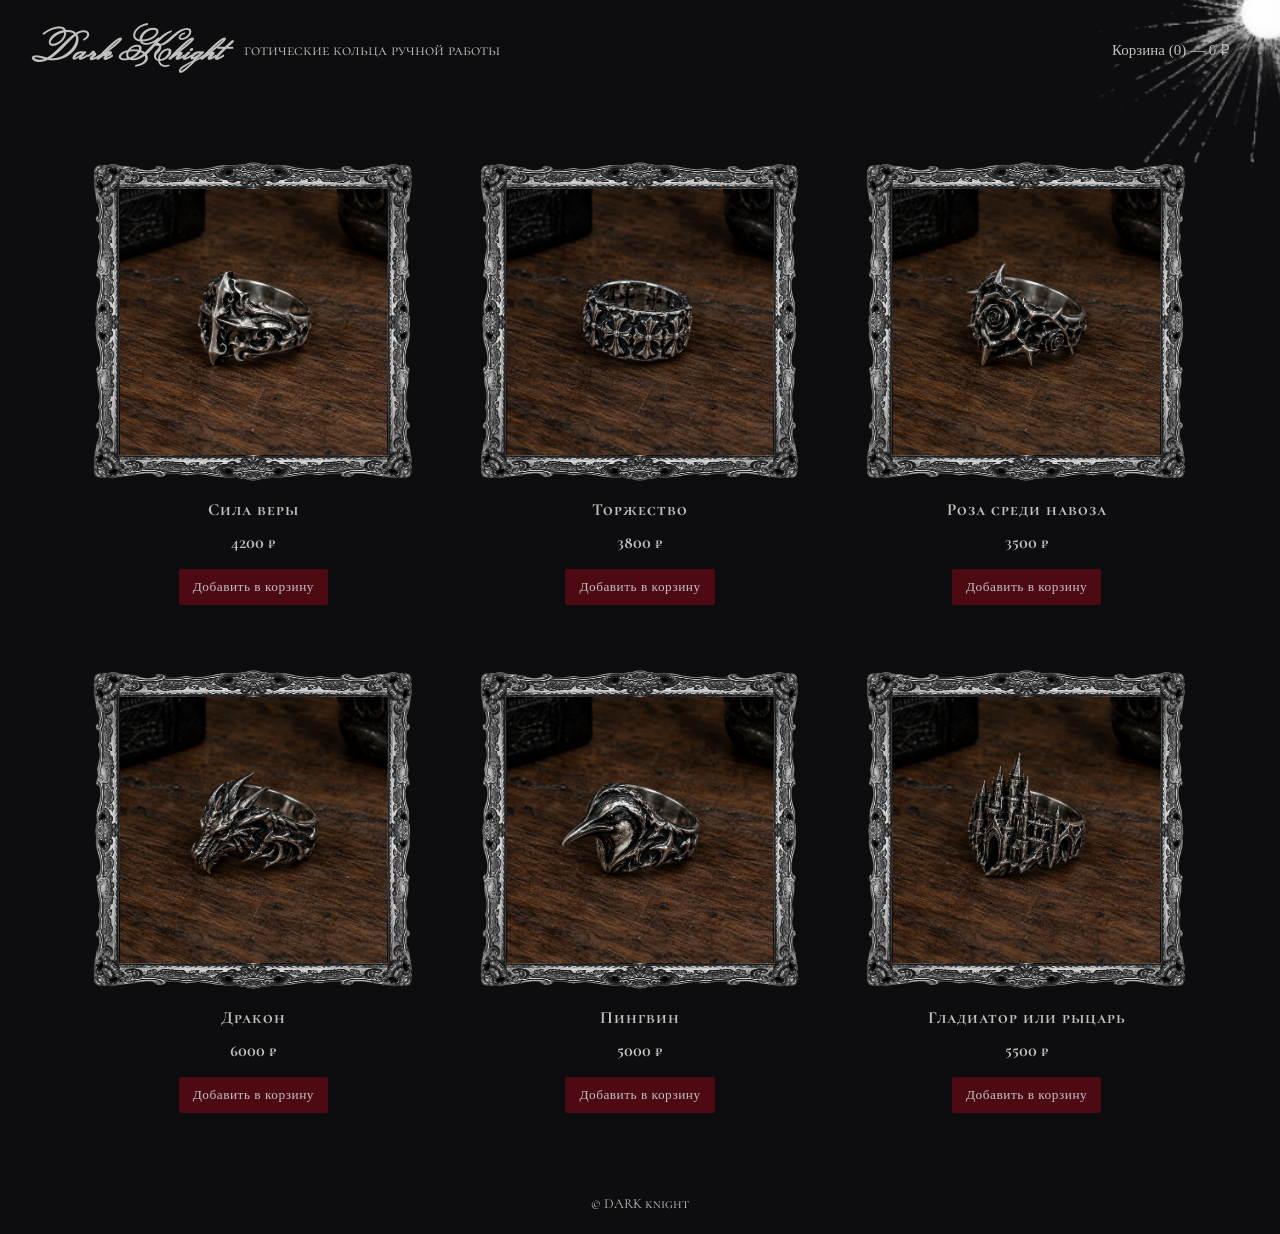
<file: lab1/index.html>
<!DOCTYPE html>
<html lang="ru">
<head>
  <meta charset="UTF-8">
  <meta name="viewport" content="width=device-width, initial-scale=1.0">
  <title>Dark Khight — готические кольца</title>
  <link rel="preconnect" href="https://fonts.googleapis.com">
  <link href="https://fonts.googleapis.com/css2?family=Cormorant+SC:wght@300;400;500;600;700&family=Monsieur+La+Doulaise&display=swap" rel="stylesheet">
  <link rel="stylesheet" href="style.css">
</head>
<body>

  <header class="site-header">
    <h1>Dark Khight</h1>
    <p class="tagline">готические кольца ручной работы</p>
    <button id="cart-btn" class="cart-btn">
      Корзина (<span id="cart-count">0</span>) — <span id="cart-total">0</span> ₽
    </button>
  </header>

  <main>
    <section class="catalog" aria-label="Каталог товаров">
      <article class="product-card" data-id="1">
        <div class="portrait-frame"><img src="кольцо1.png" alt="Сила веры"></div>
        <h2>Сила веры</h2>
        <p class="price">4200 ₽</p>
        <button class="add-to-cart-btn">Добавить в корзину</button>
      </article>

      <article class="product-card" data-id="2">
        <div class="portrait-frame"><img src="кольцо2.png" alt="Торжество"></div>
        <h2>Торжество</h2>
        <p class="price">3800 ₽</p>
        <button class="add-to-cart-btn">Добавить в корзину</button>
      </article>

      <article class="product-card" data-id="3">
        <div class="portrait-frame"><img src="кольцо3.png" alt="Роза среди навоза"></div>
        <h2>Роза среди навоза</h2>
        <p class="price">3500 ₽</p>
        <button class="add-to-cart-btn">Добавить в корзину</button>
      </article>

      <article class="product-card" data-id="4">
        <div class="portrait-frame"><img src="кольцо4.png" alt="Дракон"></div>
        <h2>Дракон</h2>
        <p class="price">6000 ₽</p>
        <button class="add-to-cart-btn">Добавить в корзину</button>
      </article>

      <article class="product-card" data-id="5">
        <div class="portrait-frame"><img src="кольцо5.png" alt="Пингвин"></div>
        <h2>Пингвин</h2>
        <p class="price">5000 ₽</p>
        <button class="add-to-cart-btn">Добавить в корзину</button>
      </article>

      <article class="product-card" data-id="6">
        <div class="portrait-frame"><img src="кольцо6.png" alt="Гладиатор или рыцарь"></div>
        <h2>Гладиатор или рыцарь</h2>
        <p class="price">5500 ₽</p>
        <button class="add-to-cart-btn">Добавить в корзину</button>
      </article>
    </section>
  </main>

  <!-- Модальное окно корзины -->
  <div id="cart-modal" class="modal hidden">
    <div class="modal-content">
      <button id="close-cart" class="close-btn">&times;</button>
      <h2>Корзина</h2>
      <ul id="cart-items"></ul>
      <p>Итого: <span id="modal-total">0</span> ₽</p>
      <button id="checkout-btn">Оформить заказ</button>
    </div>
  </div>

  <!-- Модальное окно формы заказа -->
  <div id="order-modal" class="modal hidden">
    <div class="modal-content">
      <button id="close-order" class="close-btn">&times;</button>
      <h2>Оформление заказа</h2>
      <form id="order-form">
        <label for="first-name">Имя</label>
        <input type="text" id="first-name" required>

        <label for="last-name">Фамилия</label>
        <input type="text" id="last-name" required>

        <label for="address">Адрес доставки</label>
        <input type="text" id="address" required>

        <label for="phone">Контактный телефон</label>
        <input type="tel" id="phone" required>

        <button type="submit">Создать заказ</button>
      </form>
      <p id="order-success" class="hidden">Заказ создан!</p>
    </div>
  </div>

  <footer class="site-footer">
    <p>&copy; DARK knight</p>
  </footer>

  <script src="script.js"></script>
</body>
</html>
</file>
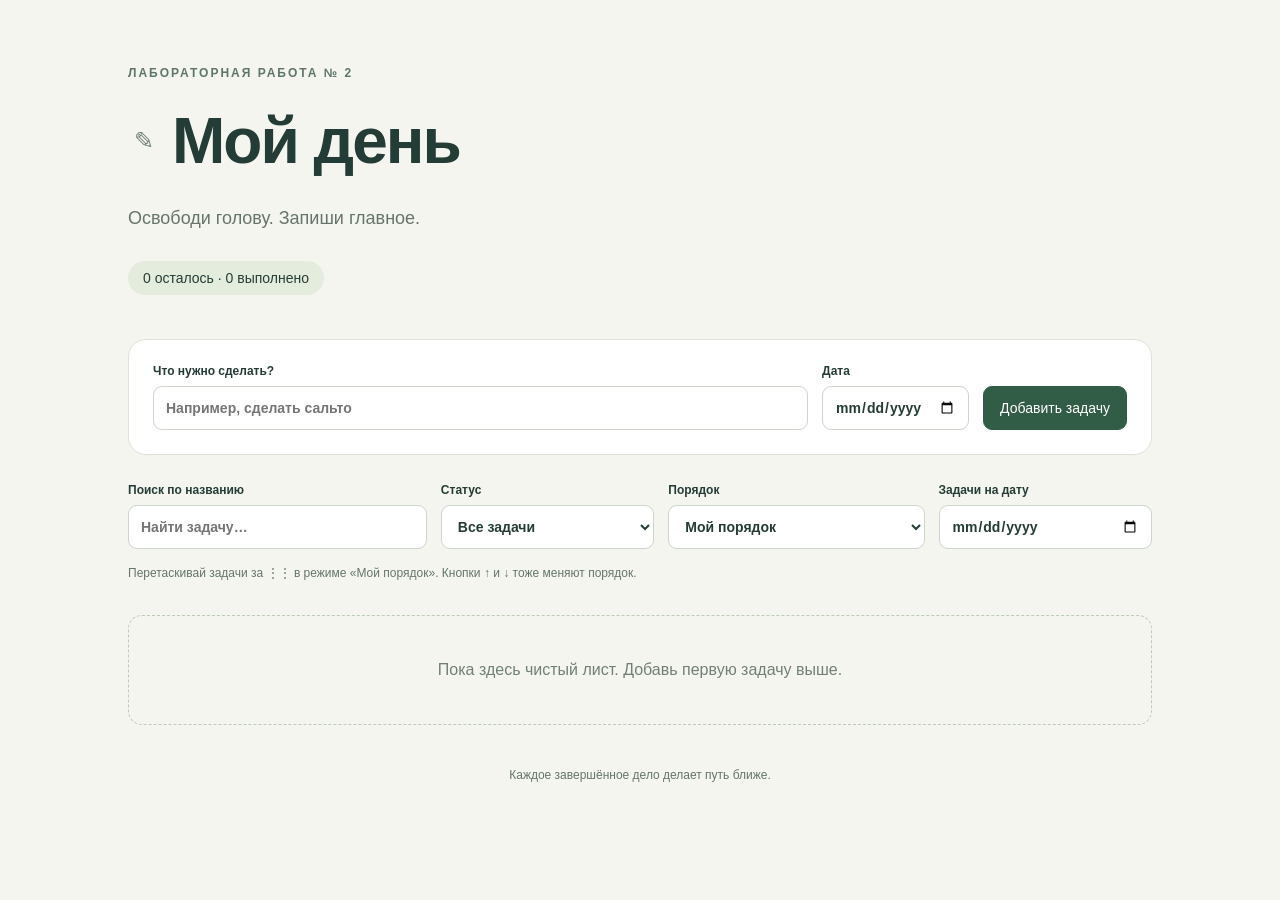
<file: lab2/index.html>
<!DOCTYPE html>
<html lang="ru">
<head>
  <meta charset="UTF-8">
  <meta name="viewport" content="width=device-width, initial-scale=1.0">
  <script src="app.js" defer></script>
</head>
<body></body>
</html>
</file>
<file: lab1/style.css>
* {
  box-sizing: border-box;
  margin: 0;
  padding: 0;
}

:root {
  --bg: #0d0d0f;
  --accent: #4d0a13;
  --accent-light: #8f1c2b;
  --text: #c2c0c0;
}

body {
  font-family: 'Cormorant SC', serif;
  background: var(--bg);
  color: var(--text);
  line-height: 1.5;
  overflow-x: hidden;   
}

h1, h2 {
  font-family: 'Cormorant SC', serif;
  color: var(--gold);
  letter-spacing: 1px;
}

.site-header {
  display: flex;
  flex-wrap: wrap;
  justify-content: space-between;
  align-items: center;
  gap: 8px 20px;
  padding: 24px 32px;
  background: var(--bg-panel);
  border-bottom: 1px solid var(--border);
  position: relative;
  overflow: visible;
}

.site-header::before {
  content: '';
  position: absolute;
  top: -160px;
  right: -160px;
  width: 350px;
  height: 350px;
  background-image: url('burst.png');
  background-size: contain;
  background-repeat: no-repeat;
  pointer-events: none;
  z-index: 0;
}

.site-header h1 {
  font-family: 'Monsieur La Doulaise';
  font-size: 35px;
}

.tagline {
  color: var(--text-dim);
  font-size: 16px;
  flex: 1 0 auto;
}

.cart-btn {
  cursor: pointer;
  padding: 10px 18px;
  border: 1px solid var(--gold);
  border-radius: 2px;
  background: transparent;
  color: var(--gold);
  font-family: 'EB Garamond', serif;
  font-size: 15px;
  transition: background 0.2s, color 0.2s;
}

.cart-btn:hover {
  background: var(--gold);
  color: #757575;
}

.catalog {
  display: grid;
  grid-template-columns: repeat(3, 1fr);
  gap: 24px;
  padding: 40px 32px;
  max-width: 1200px;
  margin: 0 auto;
}

.product-card {
  background: var(--bg-panel);
  border: 1px solid var(--border);
  border-radius: 4px;
  padding: 20px;
  text-align: center;
  transition: border-color 0.2s, transform 0.2s;
}

.product-card:hover {
  border-color: var(--accent-light);
  transform: translateY(-4px);
}

.portrait-frame {
  margin-bottom: 14px;
  border-style: solid;
  border-width: 28px;
  border-image-source: url('product-frame.png');
  border-image-slice: 98 104 103 98;          
  border-image-width: 1;
  border-image-repeat: stretch;
}

.portrait-frame img {
  display: block;
  width: 100%;
  aspect-ratio: 1 / 1;
  object-fit: cover;
}

.product-card h2 {
  font-size: 17px;
  margin-bottom: 8px;
}

.price {
  font-weight: bold;
  color: var(--text);
  margin-bottom: 14px;
}

.add-to-cart-btn {
  cursor: pointer;
  padding: 10px 14px;
  border: none;
  border-radius: 2px;
  background: var(--accent);
  color: var(--text);
  font-family: 'EB Garamond', serif;
  letter-spacing: 0.5px;
  transition: background 0.2s;
}

.add-to-cart-btn:hover {
  background: var(--accent-light);
}

.modal {
  position: fixed;
  inset: 0;
  background: rgba(0, 0, 0, 0.90);
  display: flex;
  align-items: center;
  justify-content: center;
}

.modal.hidden {
  display: none;
}

.modal-content {
  border-style: solid;
  border-width: 30px;
  border-image-source: url('cart-frame.png');
  border-image-slice: 130 145 130 140;
  border-image-width: 2;
  border-image-repeat: stretch;
  padding: 40px;
  border-radius: 4px;
  width: 100%;
  max-width: 400px;
  position: relative;
}

.close-btn {
  position: absolute;
  top: 10px;
  right: 14px;
  border: none;
  background: none;
  font-size: 26px;
  color: var(--text-dim);
  cursor: pointer;
}

.close-btn:hover {
  color: var(--gold);
}

#cart-items {
  list-style: none;
  max-height: 300px;
  overflow-y: auto;
}

.cart-item {
  display: flex;
  align-items: center;
  justify-content: space-between;
  gap: 10px;
  padding: 10px 0;
  border-bottom: 1px solid var(--border);
  font-size: 14px;
  flex-wrap: wrap; 
}

.cart-item-name {
  flex: 1;
}

.cart-item-controls {
  display: flex;
  align-items: center;
  gap: 6px;
}

.qty-btn {
  width: 24px;
  height: 24px;
  border: 1px solid var(--border);
  background: transparent;
  color: var(--text);
  cursor: pointer;
  border-radius: 2px;
}

.qty-btn:hover {
  border-color: var(--gold);
  color: var(--gold);
}

.remove-btn {
  border: none;
  background: none;
  color: var(--accent-light);
  cursor: pointer;
  font-size: 12px;
  text-decoration: underline;
}

#order-form {
  display: flex;
  flex-direction: column;
  gap: 10px;
}

#order-form label {
  font-size: 14px;
  color: var(--text-dim);
  margin-top: 4px;
}

#order-form input {
  padding: 9px;
  border: 1px solid var(--border);
  border-radius: 2px;
  background: #0d0d0f;
  color: var(--text);
  font-family: 'Cormorant SC', serif;
  font-size: 15px;
}

#order-form input:focus {
  outline: none;
  border-color: var(--gold);
}

#order-form button,
#checkout-btn {
  margin-top: 8px;
  padding: 12px;
  border: none;
  border-radius: 2px;
  background: var(--accent);
  color: var(--text);
  cursor: pointer;
  font-family: 'Cormorant SC', serif;
  letter-spacing: 0.5px;
}

#order-form button:hover,
#checkout-btn:hover {
  background: var(--accent-light);
}

.hidden {
  display: none;
}

.site-footer {
  text-align: center;
  padding: 20px;
  color: var(--text-dim);
  border-top: 1px solid var(--border);
  font-size: 14px;
}

/*Адаптивность*/

/*Планшет*/
@media (max-width: 900px) {
  .catalog {
    grid-template-columns: repeat(2, 1fr);
    padding: 32px 20px;
  }
}

/* Телефон*/
@media (max-width: 560px) {
  .catalog {
    grid-template-columns: 1fr;
    gap: 10px;
    padding: 24px 16px;
  }

  .site-header {
    flex-direction: column;
    align-items: flex-start;
    padding: 20px;
  }

  .cart-btn {
    width: 100%;
  }

  .modal-content {
    padding: 40px;
    border-width: 25px;
  }

  .cart-item-price {
    width: 100%;
    text-align: right;
  }
}
</file>
